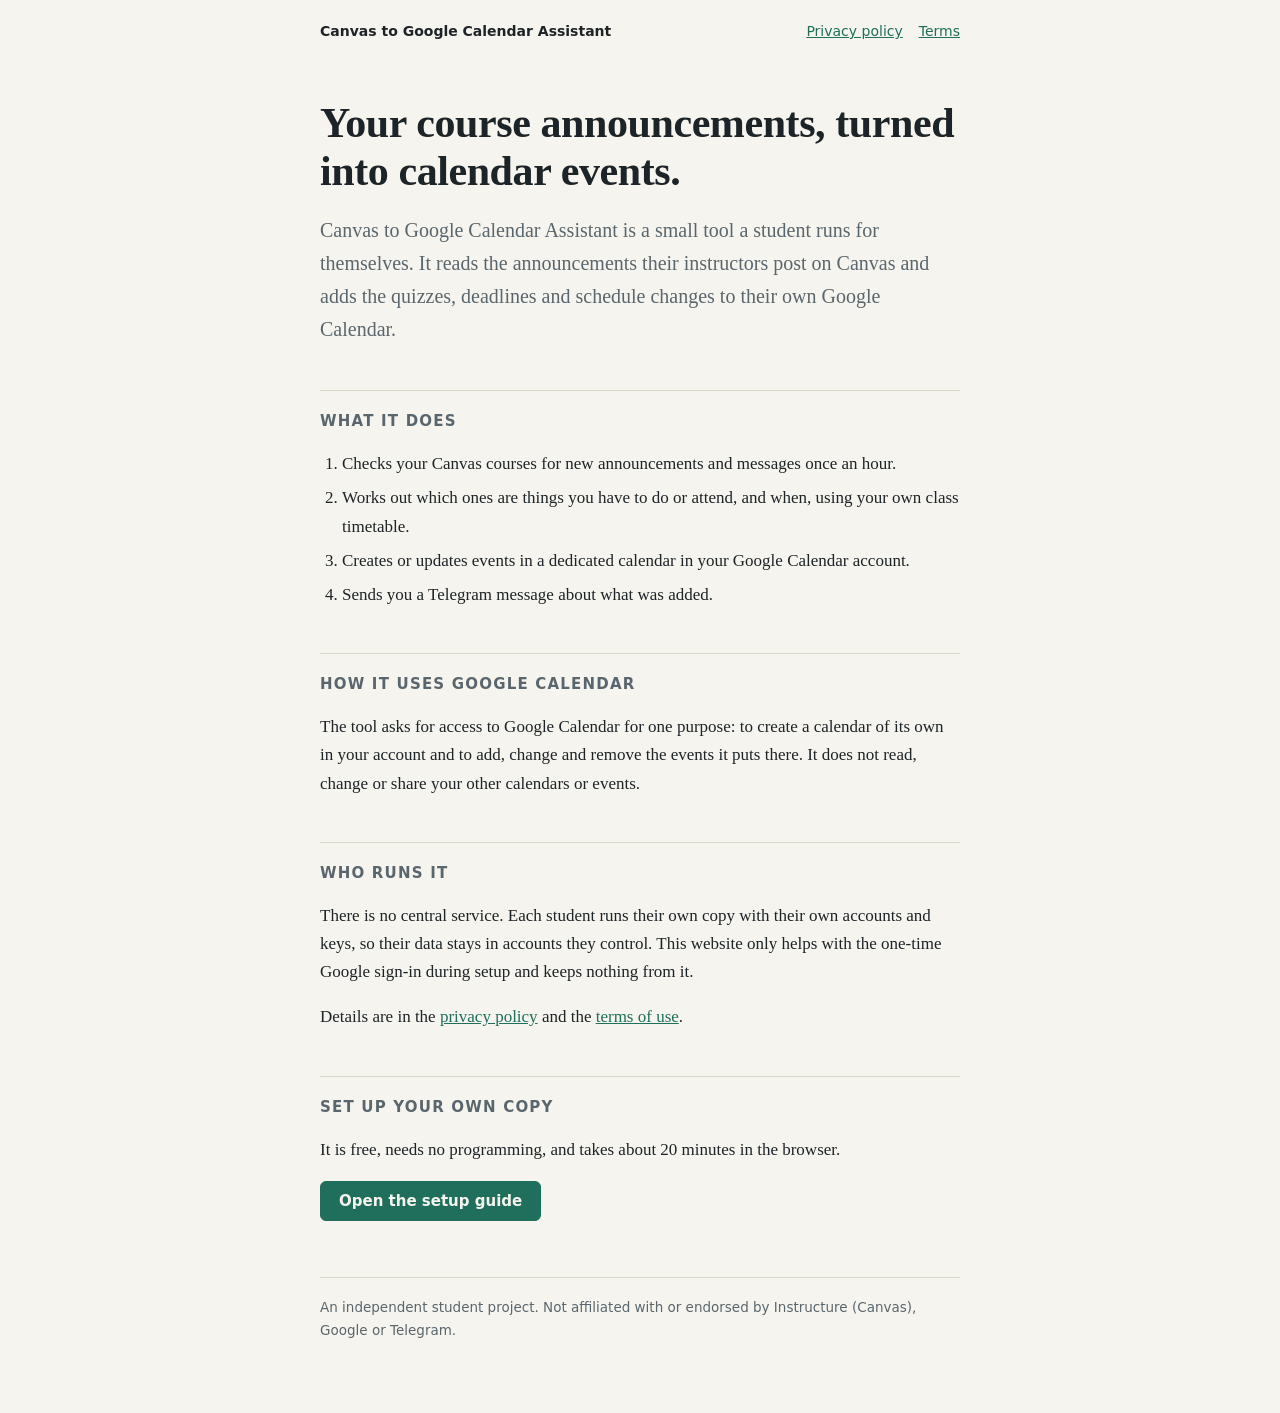
<file: public/index.html>
<!doctype html>
<html lang="en">
<head>
  <meta charset="utf-8">
  <meta name="viewport" content="width=device-width, initial-scale=1">
  <title>Canvas to Google Calendar Assistant</title>
  <meta name="description" content="A self-hosted tool that reads your Canvas course announcements and puts quizzes, deadlines and schedule changes in your Google Calendar.">
  <link rel="stylesheet" href="style.css">
</head>
<body>
  <header class="site">
    <a class="name" href="/">Canvas to Google Calendar Assistant</a>
    <nav>
      <a href="privacy.html">Privacy policy</a>
      <a href="terms.html">Terms</a>
    </nav>
  </header>

  <main>
    <h1>Your course announcements, turned into calendar events.</h1>
    <p class="lead">Canvas to Google Calendar Assistant is a small tool a student runs for themselves. It reads the announcements their instructors post on Canvas and adds the quizzes, deadlines and schedule changes to their own Google Calendar.</p>

    <h2>What it does</h2>
    <ol>
      <li>Checks your Canvas courses for new announcements and messages once an hour.</li>
      <li>Works out which ones are things you have to do or attend, and when, using your own class timetable.</li>
      <li>Creates or updates events in a dedicated calendar in your Google Calendar account.</li>
      <li>Sends you a Telegram message about what was added.</li>
    </ol>

    <h2>How it uses Google Calendar</h2>
    <p>The tool asks for access to Google Calendar for one purpose: to create a calendar of its own in your account and to add, change and remove the events it puts there. It does not read, change or share your other calendars or events.</p>

    <h2>Who runs it</h2>
    <p>There is no central service. Each student runs their own copy with their own accounts and keys, so their data stays in accounts they control. This website only helps with the one-time Google sign-in during setup and keeps nothing from it.</p>
    <p>Details are in the <a href="privacy.html">privacy policy</a> and the <a href="terms.html">terms of use</a>.</p>

    <h2>Set up your own copy</h2>
    <p>It is free, needs no programming, and takes about 20 minutes in the browser.</p>
    <p><a class="button" href="https://github.com/MazenHatesCoding/canvas-to-google-calendar-assistant#set-up-your-own-copy">Open the setup guide</a></p>

    <footer class="small">
      An independent student project. Not affiliated with or endorsed by Instructure (Canvas), Google or Telegram.
    </footer>
  </main>
</body>
</html>
</file>
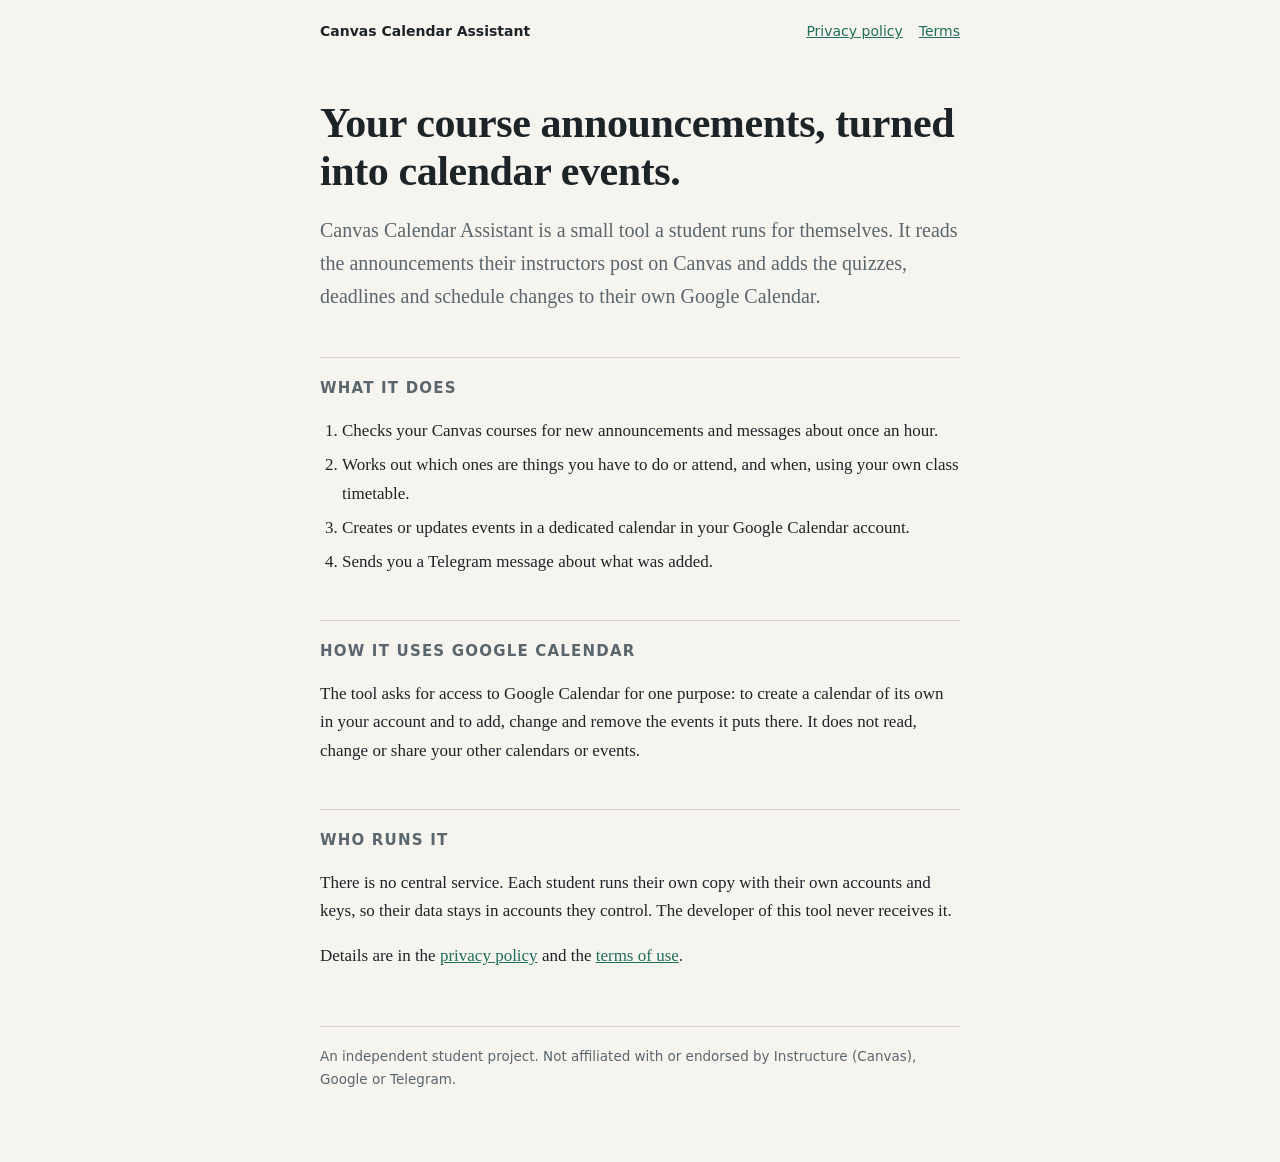
<file: site/index.html>
<!doctype html>
<html lang="en">
<head>
  <meta charset="utf-8">
  <meta name="viewport" content="width=device-width, initial-scale=1">
  <title>Canvas Calendar Assistant</title>
  <meta name="description" content="A self-hosted tool that reads your Canvas course announcements and puts quizzes, deadlines and schedule changes in your Google Calendar.">
  <link rel="stylesheet" href="style.css">
</head>
<body>
  <header class="site">
    <a class="name" href="/">Canvas Calendar Assistant</a>
    <nav>
      <a href="privacy.html">Privacy policy</a>
      <a href="terms.html">Terms</a>
    </nav>
  </header>

  <main>
    <h1>Your course announcements, turned into calendar events.</h1>
    <p class="lead">Canvas Calendar Assistant is a small tool a student runs for themselves. It reads the announcements their instructors post on Canvas and adds the quizzes, deadlines and schedule changes to their own Google Calendar.</p>

    <h2>What it does</h2>
    <ol>
      <li>Checks your Canvas courses for new announcements and messages about once an hour.</li>
      <li>Works out which ones are things you have to do or attend, and when, using your own class timetable.</li>
      <li>Creates or updates events in a dedicated calendar in your Google Calendar account.</li>
      <li>Sends you a Telegram message about what was added.</li>
    </ol>

    <h2>How it uses Google Calendar</h2>
    <p>The tool asks for access to Google Calendar for one purpose: to create a calendar of its own in your account and to add, change and remove the events it puts there. It does not read, change or share your other calendars or events.</p>

    <h2>Who runs it</h2>
    <p>There is no central service. Each student runs their own copy with their own accounts and keys, so their data stays in accounts they control. The developer of this tool never receives it.</p>
    <p>Details are in the <a href="privacy.html">privacy policy</a> and the <a href="terms.html">terms of use</a>.</p>

    <footer class="small">
      An independent student project. Not affiliated with or endorsed by Instructure (Canvas), Google or Telegram.
    </footer>
  </main>
</body>
</html>
</file>
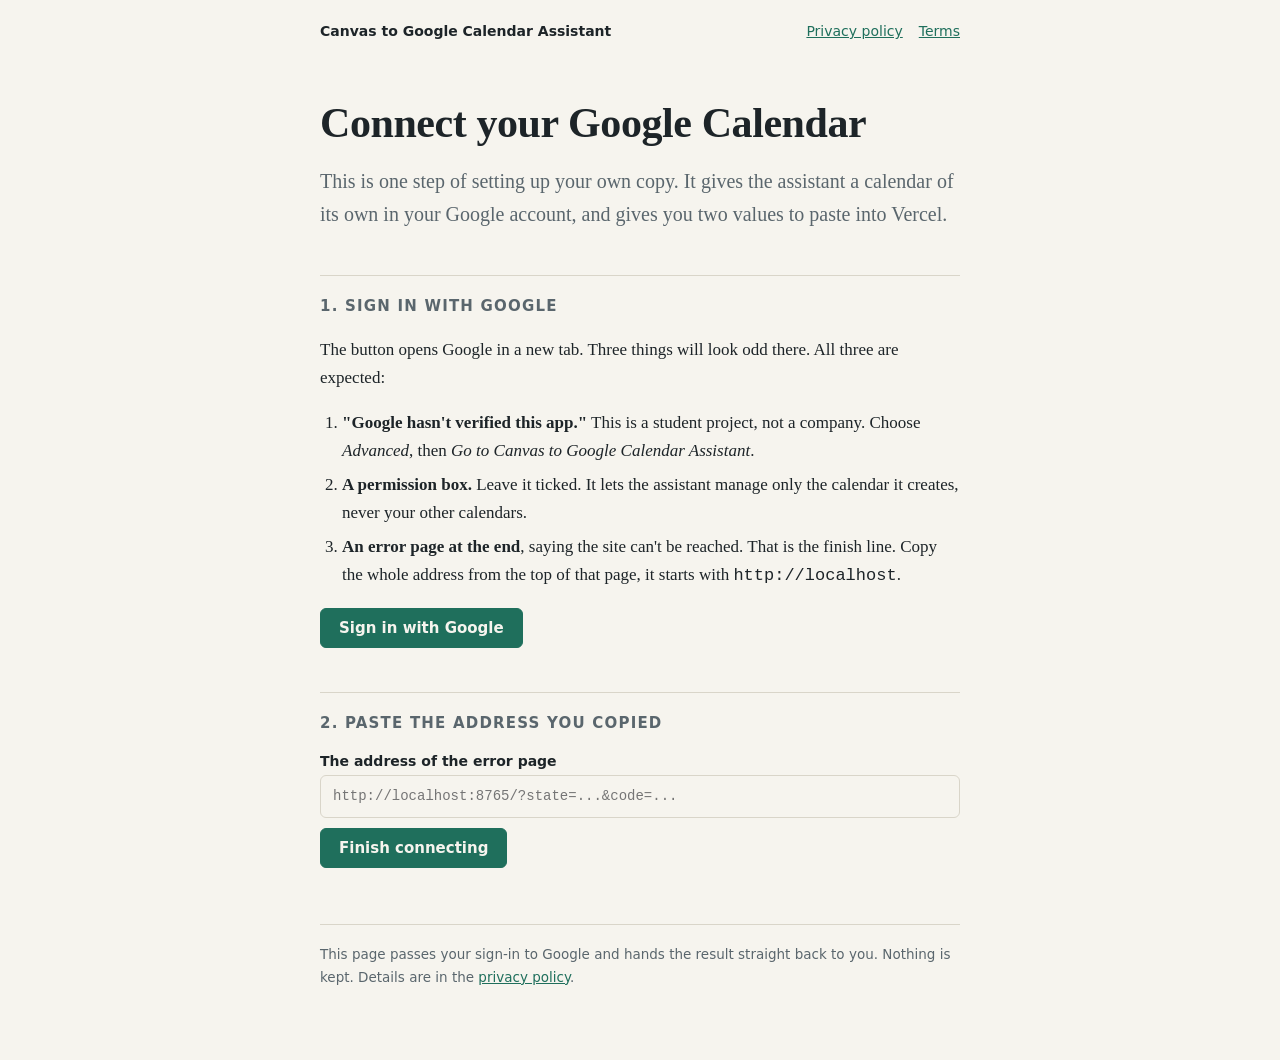
<file: public/connect.html>
<!doctype html>
<html lang="en">
<head>
  <meta charset="utf-8">
  <meta name="viewport" content="width=device-width, initial-scale=1">
  <title>Connect Google Calendar · Canvas to Google Calendar Assistant</title>
  <meta name="robots" content="noindex">
  <link rel="stylesheet" href="style.css">
</head>
<body>
  <header class="site">
    <a class="name" href="/">Canvas to Google Calendar Assistant</a>
    <nav>
      <a href="privacy.html">Privacy policy</a>
      <a href="terms.html">Terms</a>
    </nav>
  </header>

  <main>
    <h1>Connect your Google Calendar</h1>
    <p class="lead">This is one step of setting up your own copy. It gives the assistant a calendar of its own in your Google account, and gives you two values to paste into Vercel.</p>

    <h2>1. Sign in with Google</h2>
    <p>The button opens Google in a new tab. Three things will look odd there. All three are expected:</p>
    <ol>
      <li><strong>"Google hasn't verified this app."</strong> This is a student project, not a company. Choose <em>Advanced</em>, then <em>Go to Canvas to Google Calendar Assistant</em>.</li>
      <li><strong>A permission box.</strong> Leave it ticked. It lets the assistant manage only the calendar it creates, never your other calendars.</li>
      <li><strong>An error page at the end</strong>, saying the site can't be reached. That is the finish line. Copy the whole address from the top of that page, it starts with <code>http://localhost</code>.</li>
    </ol>
    <div class="row">
      <button id="signin" type="button">Sign in with Google</button>
    </div>

    <h2>2. Paste the address you copied</h2>
    <label for="address">The address of the error page</label>
    <input id="address" type="text" autocomplete="off" spellcheck="false" placeholder="http://localhost:8765/?state=...&code=...">
    <div class="row">
      <button id="finish" type="button">Finish connecting</button>
      <span id="working" class="small" hidden>Working, this takes a few seconds…</span>
    </div>
    <p id="problem" class="problem" role="alert" hidden></p>

    <section id="result" hidden>
      <h2>3. Your two values</h2>
      <p>A calendar named "University" now exists in your Google Calendar. Keep this page open and paste these into Vercel when the setup guide asks for them. Treat both like passwords.</p>

      <label for="token">GOOGLE_TOKEN_JSON</label>
      <textarea id="token" readonly></textarea>
      <div class="row"><button class="quiet" type="button" data-copy="token">Copy</button></div>

      <label for="secret">CRON_SECRET</label>
      <input id="secret" type="text" readonly>
      <div class="row"><button class="quiet" type="button" data-copy="secret">Copy</button></div>
      <p class="note">CRON_SECRET is a random password made in your browser just now. It keeps strangers from starting your copy's Canvas check, and you will need it once more on your own setup page.</p>
    </section>

    <footer class="small">
      This page passes your sign-in to Google and hands the result straight back to you. Nothing is kept. Details are in the <a href="privacy.html">privacy policy</a>.
    </footer>
  </main>

  <script>
    const $ = (id) => document.getElementById(id);

    function random(bytes) {
      const values = crypto.getRandomValues(new Uint8Array(bytes));
      return Array.from(values, (v) => v.toString(16).padStart(2, "0")).join("");
    }

    function remember(key, value) { try { sessionStorage.setItem(key, value); } catch (e) {} }
    function recall(key) { try { return sessionStorage.getItem(key); } catch (e) { return null; } }

    function fail(message) {
      $("problem").textContent = message;
      $("problem").hidden = false;
    }

    $("signin").addEventListener("click", () => {
      const state = random(16);
      remember("state", state);
      window.open("/api/google?state=" + state, "_blank", "noopener");
    });

    $("finish").addEventListener("click", async () => {
      $("problem").hidden = true;
      let code, state;
      try {
        const address = new URL($("address").value.trim());
        code = address.searchParams.get("code");
        state = address.searchParams.get("state");
        if (address.searchParams.get("error")) {
          return fail("Google says the sign-in was cancelled. Press the sign-in button and try again.");
        }
      } catch (e) {
        return fail("That is not a full address. Copy everything in the address bar of the error page.");
      }
      if (!code) return fail("That address has no sign-in code in it. Copy the address of the error page that appears after you allow access.");
      if (recall("state") && state !== recall("state")) {
        return fail("That address comes from an older sign-in. Press the sign-in button and use the new one.");
      }

      $("finish").disabled = true;
      $("working").hidden = false;
      try {
        const answer = await fetch("/api/google", {
          method: "POST",
          headers: { "Content-Type": "application/json" },
          body: JSON.stringify({ code, timezone: Intl.DateTimeFormat().resolvedOptions().timeZone }),
        });
        const data = await answer.json().catch(() => ({}));
        if (!answer.ok) return fail(data.error || "Something went wrong. Please try again.");
        $("token").value = data.GOOGLE_TOKEN_JSON;
        $("secret").value = random(24);
        $("result").hidden = false;
        $("address").value = "";
        $("result").scrollIntoView({ behavior: "smooth" });
      } catch (e) {
        fail("Could not reach the server. Check your connection and try again.");
      } finally {
        $("finish").disabled = false;
        $("working").hidden = true;
      }
    });

    document.querySelectorAll("[data-copy]").forEach((button) => {
      button.addEventListener("click", async () => {
        const field = $(button.dataset.copy);
        try {
          await navigator.clipboard.writeText(field.value);
        } catch (e) {
          field.select();
          document.execCommand("copy");
        }
        button.textContent = "Copied";
        setTimeout(() => { button.textContent = "Copy"; }, 1500);
      });
    });
  </script>
</body>
</html>
</file>
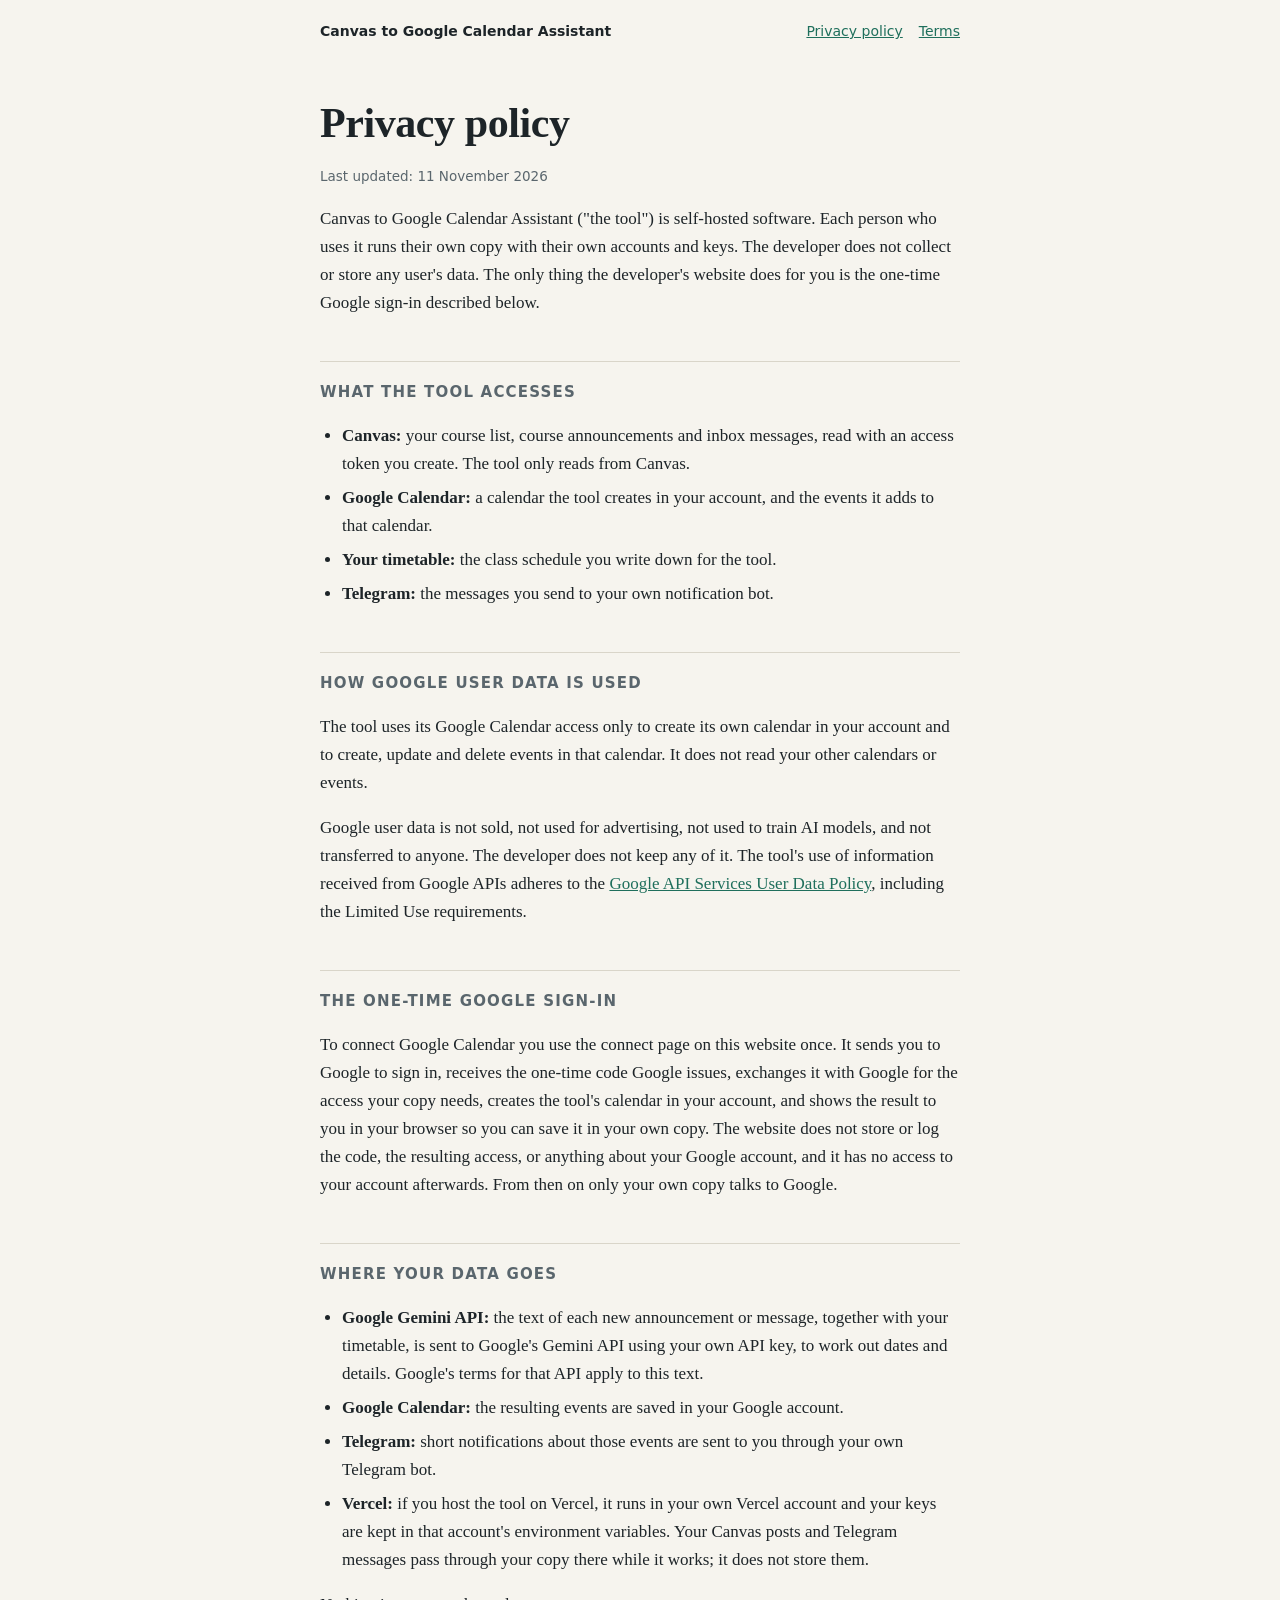
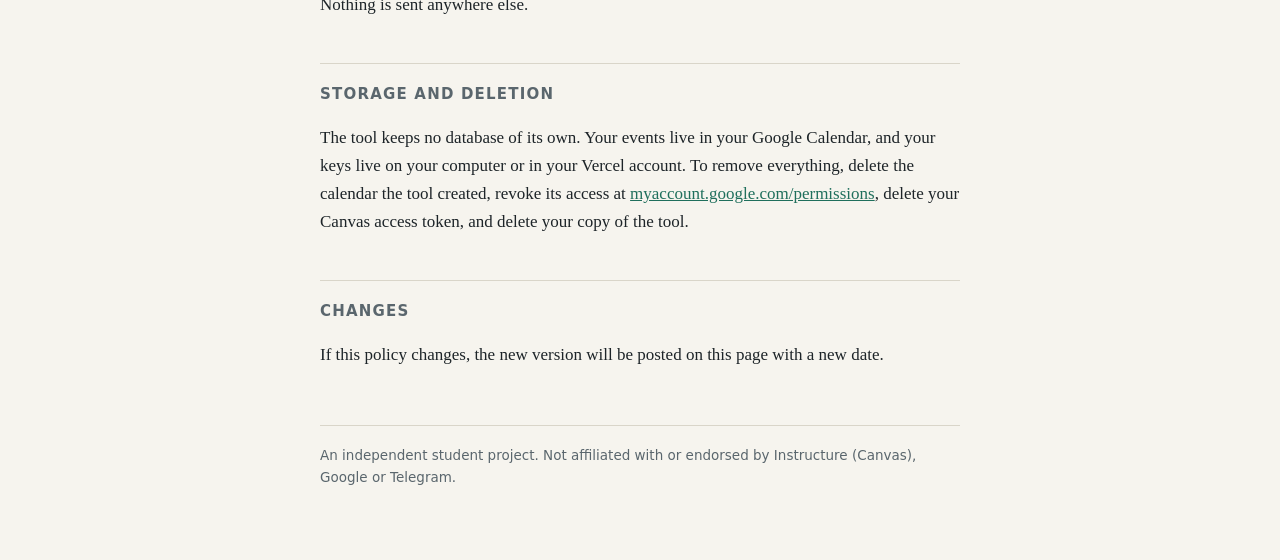
<file: public/privacy.html>
<!doctype html>
<html lang="en">
<head>
  <meta charset="utf-8">
  <meta name="viewport" content="width=device-width, initial-scale=1">
  <title>Privacy Policy | Canvas to Google Calendar Assistant</title>
  <link rel="stylesheet" href="style.css">
</head>
<body>
  <header class="site">
    <a class="name" href="/">Canvas to Google Calendar Assistant</a>
    <nav>
      <a href="privacy.html">Privacy policy</a>
      <a href="terms.html">Terms</a>
    </nav>
  </header>

  <main>
    <h1>Privacy policy</h1>
    <p class="small">Last updated: 11 November 2026</p>

    <p>Canvas to Google Calendar Assistant ("the tool") is self-hosted software. Each person who uses it runs their own copy with their own accounts and keys. The developer does not collect or store any user's data. The only thing the developer's website does for you is the one-time Google sign-in described below.</p>

    <h2>What the tool accesses</h2>
    <ul>
      <li><strong>Canvas:</strong> your course list, course announcements and inbox messages, read with an access token you create. The tool only reads from Canvas.</li>
      <li><strong>Google Calendar:</strong> a calendar the tool creates in your account, and the events it adds to that calendar.</li>
      <li><strong>Your timetable:</strong> the class schedule you write down for the tool.</li>
      <li><strong>Telegram:</strong> the messages you send to your own notification bot.</li>
    </ul>

    <h2>How Google user data is used</h2>
    <p>The tool uses its Google Calendar access only to create its own calendar in your account and to create, update and delete events in that calendar. It does not read your other calendars or events.</p>
    <p>Google user data is not sold, not used for advertising, not used to train AI models, and not transferred to anyone. The developer does not keep any of it. The tool's use of information received from Google APIs adheres to the <a href="https://developers.google.com/terms/api-services-user-data-policy">Google API Services User Data Policy</a>, including the Limited Use requirements.</p>

    <h2>The one-time Google sign-in</h2>
    <p>To connect Google Calendar you use the connect page on this website once. It sends you to Google to sign in, receives the one-time code Google issues, exchanges it with Google for the access your copy needs, creates the tool's calendar in your account, and shows the result to you in your browser so you can save it in your own copy. The website does not store or log the code, the resulting access, or anything about your Google account, and it has no access to your account afterwards. From then on only your own copy talks to Google.</p>

    <h2>Where your data goes</h2>
    <ul>
      <li><strong>Google Gemini API:</strong> the text of each new announcement or message, together with your timetable, is sent to Google's Gemini API using your own API key, to work out dates and details. Google's terms for that API apply to this text.</li>
      <li><strong>Google Calendar:</strong> the resulting events are saved in your Google account.</li>
      <li><strong>Telegram:</strong> short notifications about those events are sent to you through your own Telegram bot.</li>
      <li><strong>Vercel:</strong> if you host the tool on Vercel, it runs in your own Vercel account and your keys are kept in that account's environment variables. Your Canvas posts and Telegram messages pass through your copy there while it works; it does not store them.</li>
    </ul>
    <p>Nothing is sent anywhere else.</p>

    <h2>Storage and deletion</h2>
    <p>The tool keeps no database of its own. Your events live in your Google Calendar, and your keys live on your computer or in your Vercel account. To remove everything, delete the calendar the tool created, revoke its access at <a href="https://myaccount.google.com/permissions">myaccount.google.com/permissions</a>, delete your Canvas access token, and delete your copy of the tool.</p>

    <h2>Changes</h2>
    <p>If this policy changes, the new version will be posted on this page with a new date.</p>

    <footer class="small">
      An independent student project. Not affiliated with or endorsed by Instructure (Canvas), Google or Telegram.
    </footer>
  </main>
</body>
</html>
</file>
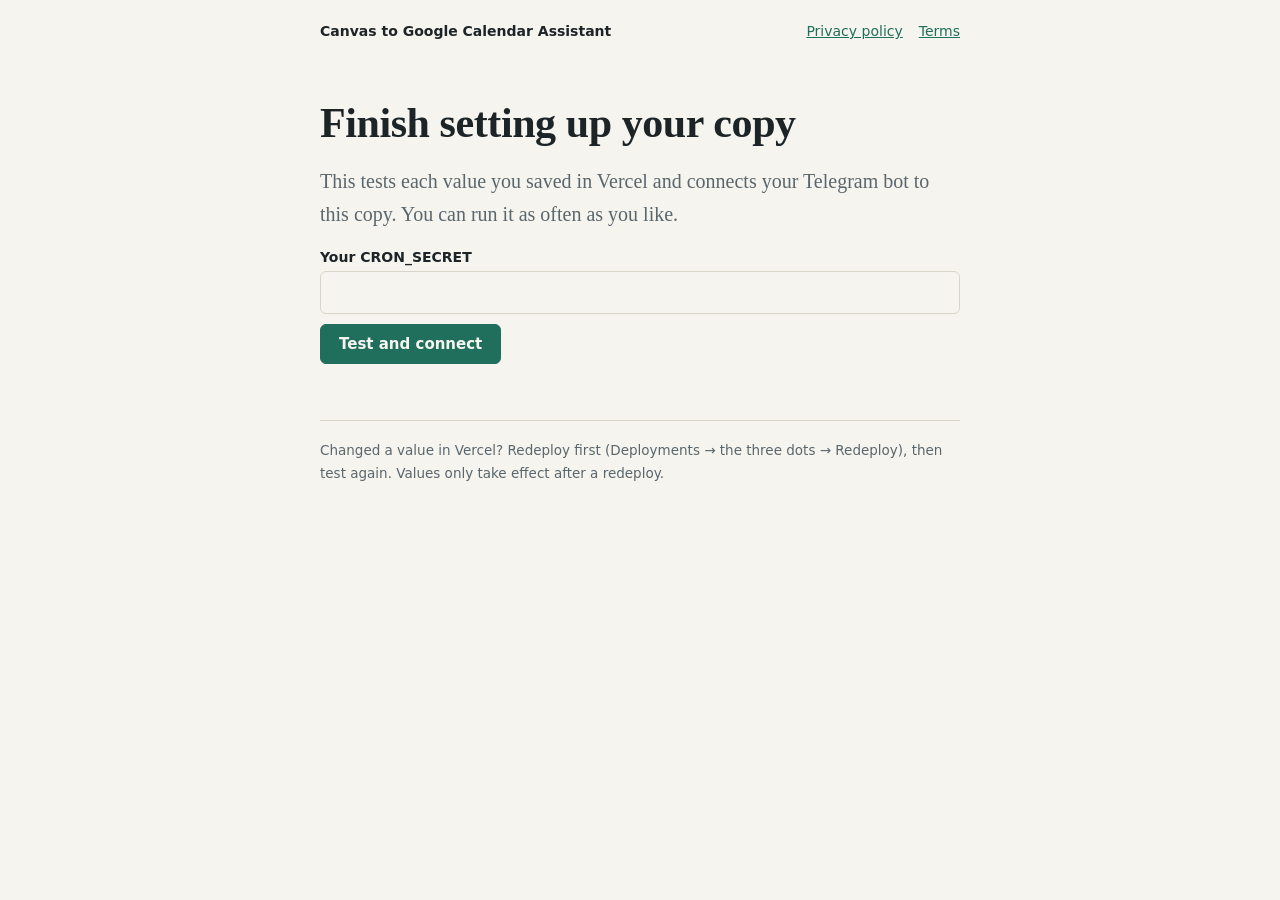
<file: public/setup.html>
<!doctype html>
<html lang="en">
<head>
  <meta charset="utf-8">
  <meta name="viewport" content="width=device-width, initial-scale=1">
  <title>Finish setup · Canvas to Google Calendar Assistant</title>
  <meta name="robots" content="noindex">
  <link rel="stylesheet" href="style.css">
</head>
<body>
  <header class="site">
    <a class="name" href="/">Canvas to Google Calendar Assistant</a>
    <nav>
      <a href="privacy.html">Privacy policy</a>
      <a href="terms.html">Terms</a>
    </nav>
  </header>

  <main>
    <h1>Finish setting up your copy</h1>
    <p class="lead">This tests each value you saved in Vercel and connects your Telegram bot to this copy. You can run it as often as you like.</p>

    <label for="secret">Your CRON_SECRET</label>
    <input id="secret" type="password" autocomplete="off" spellcheck="false">
    <div class="row">
      <button id="run" type="button">Test and connect</button>
      <span id="working" class="small" hidden>Testing, this takes up to half a minute…</span>
    </div>
    <p id="problem" class="problem" role="alert" hidden></p>

    <section id="result" hidden>
      <h2>Results</h2>
      <ul id="checks" class="checks"></ul>
      <p id="verdict"></p>
    </section>

    <footer class="small">
      Changed a value in Vercel? Redeploy first (Deployments → the three dots → Redeploy), then test again. Values only take effect after a redeploy.
    </footer>
  </main>

  <script>
    const $ = (id) => document.getElementById(id);

    function fail(message) {
      $("problem").textContent = message;
      $("problem").hidden = false;
    }

    $("run").addEventListener("click", async () => {
      $("problem").hidden = true;
      $("result").hidden = true;
      const secret = $("secret").value.trim();
      if (!secret) return fail("Paste your CRON_SECRET first. It is the value you saved in Vercel under that name.");

      $("run").disabled = true;
      $("working").hidden = false;
      try {
        const answer = await fetch("/api/setup", { method: "POST", headers: { Authorization: "Bearer " + secret } });
        const data = await answer.json().catch(() => ({}));
        if (!answer.ok) return fail(data.error || "Something went wrong (" + answer.status + "). Please try again.");

        $("checks").replaceChildren(...data.checks.map((check) => {
          const item = document.createElement("li");
          const name = document.createElement("strong");
          name.textContent = (check.ok ? "✅ " : "❌ ") + check.name;
          const detail = document.createElement("span");
          detail.className = "detail";
          detail.textContent = check.detail;
          item.append(name, detail);
          return item;
        }));
        $("verdict").textContent = data.ready
          ? "Everything works. Open your bot in Telegram and press Start: the first person to message it becomes its owner. Then send /check."
          : "Fix the lines marked ❌ in Vercel (Settings → Environment Variables), redeploy, and test again.";
        $("result").hidden = false;
      } catch (e) {
        fail("Could not reach the server. Check your connection and try again.");
      } finally {
        $("run").disabled = false;
        $("working").hidden = true;
      }
    });
  </script>
</body>
</html>
</file>
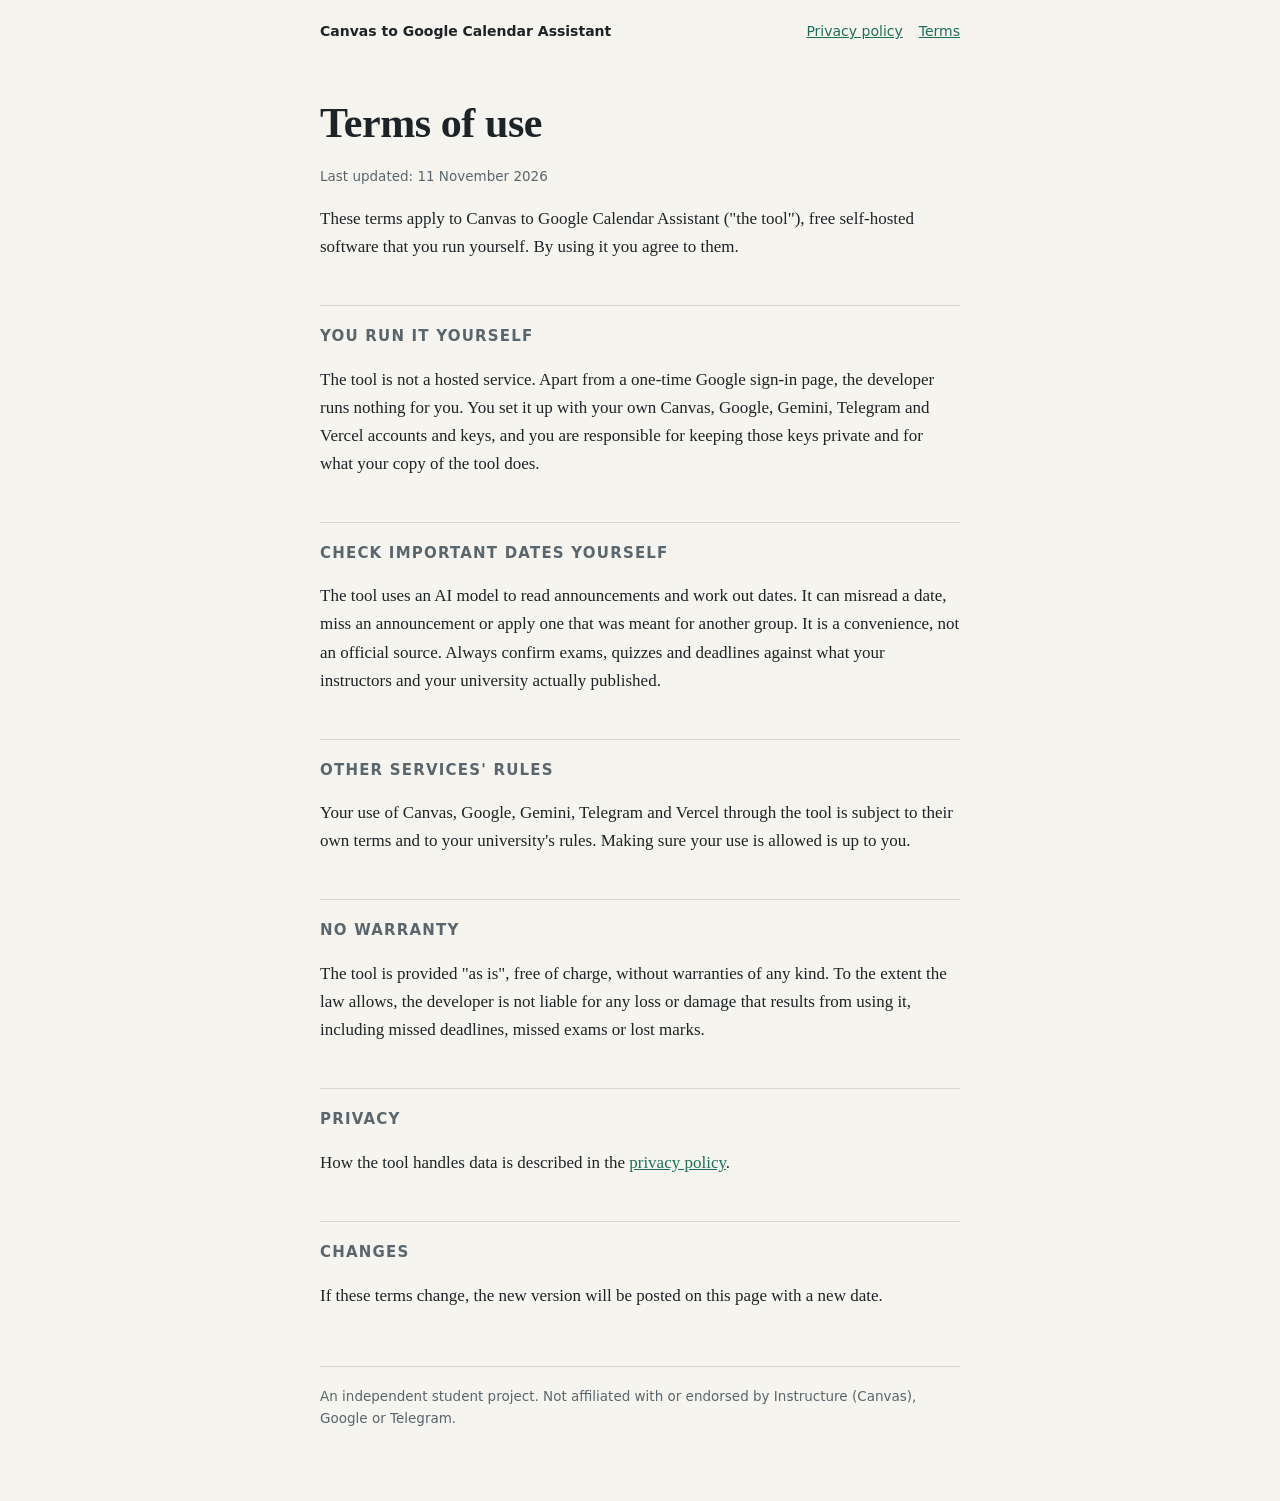
<file: public/terms.html>
<!doctype html>
<html lang="en">
<head>
  <meta charset="utf-8">
  <meta name="viewport" content="width=device-width, initial-scale=1">
  <title>Terms of Use | Canvas to Google Calendar Assistant</title>
  <link rel="stylesheet" href="style.css">
</head>
<body>
  <header class="site">
    <a class="name" href="/">Canvas to Google Calendar Assistant</a>
    <nav>
      <a href="privacy.html">Privacy policy</a>
      <a href="terms.html">Terms</a>
    </nav>
  </header>

  <main>
    <h1>Terms of use</h1>
    <p class="small">Last updated: 11 November 2026</p>

    <p>These terms apply to Canvas to Google Calendar Assistant ("the tool"), free self-hosted software that you run yourself. By using it you agree to them.</p>

    <h2>You run it yourself</h2>
    <p>The tool is not a hosted service. Apart from a one-time Google sign-in page, the developer runs nothing for you. You set it up with your own Canvas, Google, Gemini, Telegram and Vercel accounts and keys, and you are responsible for keeping those keys private and for what your copy of the tool does.</p>

    <h2>Check important dates yourself</h2>
    <p>The tool uses an AI model to read announcements and work out dates. It can misread a date, miss an announcement or apply one that was meant for another group. It is a convenience, not an official source. Always confirm exams, quizzes and deadlines against what your instructors and your university actually published.</p>

    <h2>Other services' rules</h2>
    <p>Your use of Canvas, Google, Gemini, Telegram and Vercel through the tool is subject to their own terms and to your university's rules. Making sure your use is allowed is up to you.</p>

    <h2>No warranty</h2>
    <p>The tool is provided "as is", free of charge, without warranties of any kind. To the extent the law allows, the developer is not liable for any loss or damage that results from using it, including missed deadlines, missed exams or lost marks.</p>

    <h2>Privacy</h2>
    <p>How the tool handles data is described in the <a href="privacy.html">privacy policy</a>.</p>

    <h2>Changes</h2>
    <p>If these terms change, the new version will be posted on this page with a new date.</p>

    <footer class="small">
      An independent student project. Not affiliated with or endorsed by Instructure (Canvas), Google or Telegram.
    </footer>
  </main>
</body>
</html>
</file>
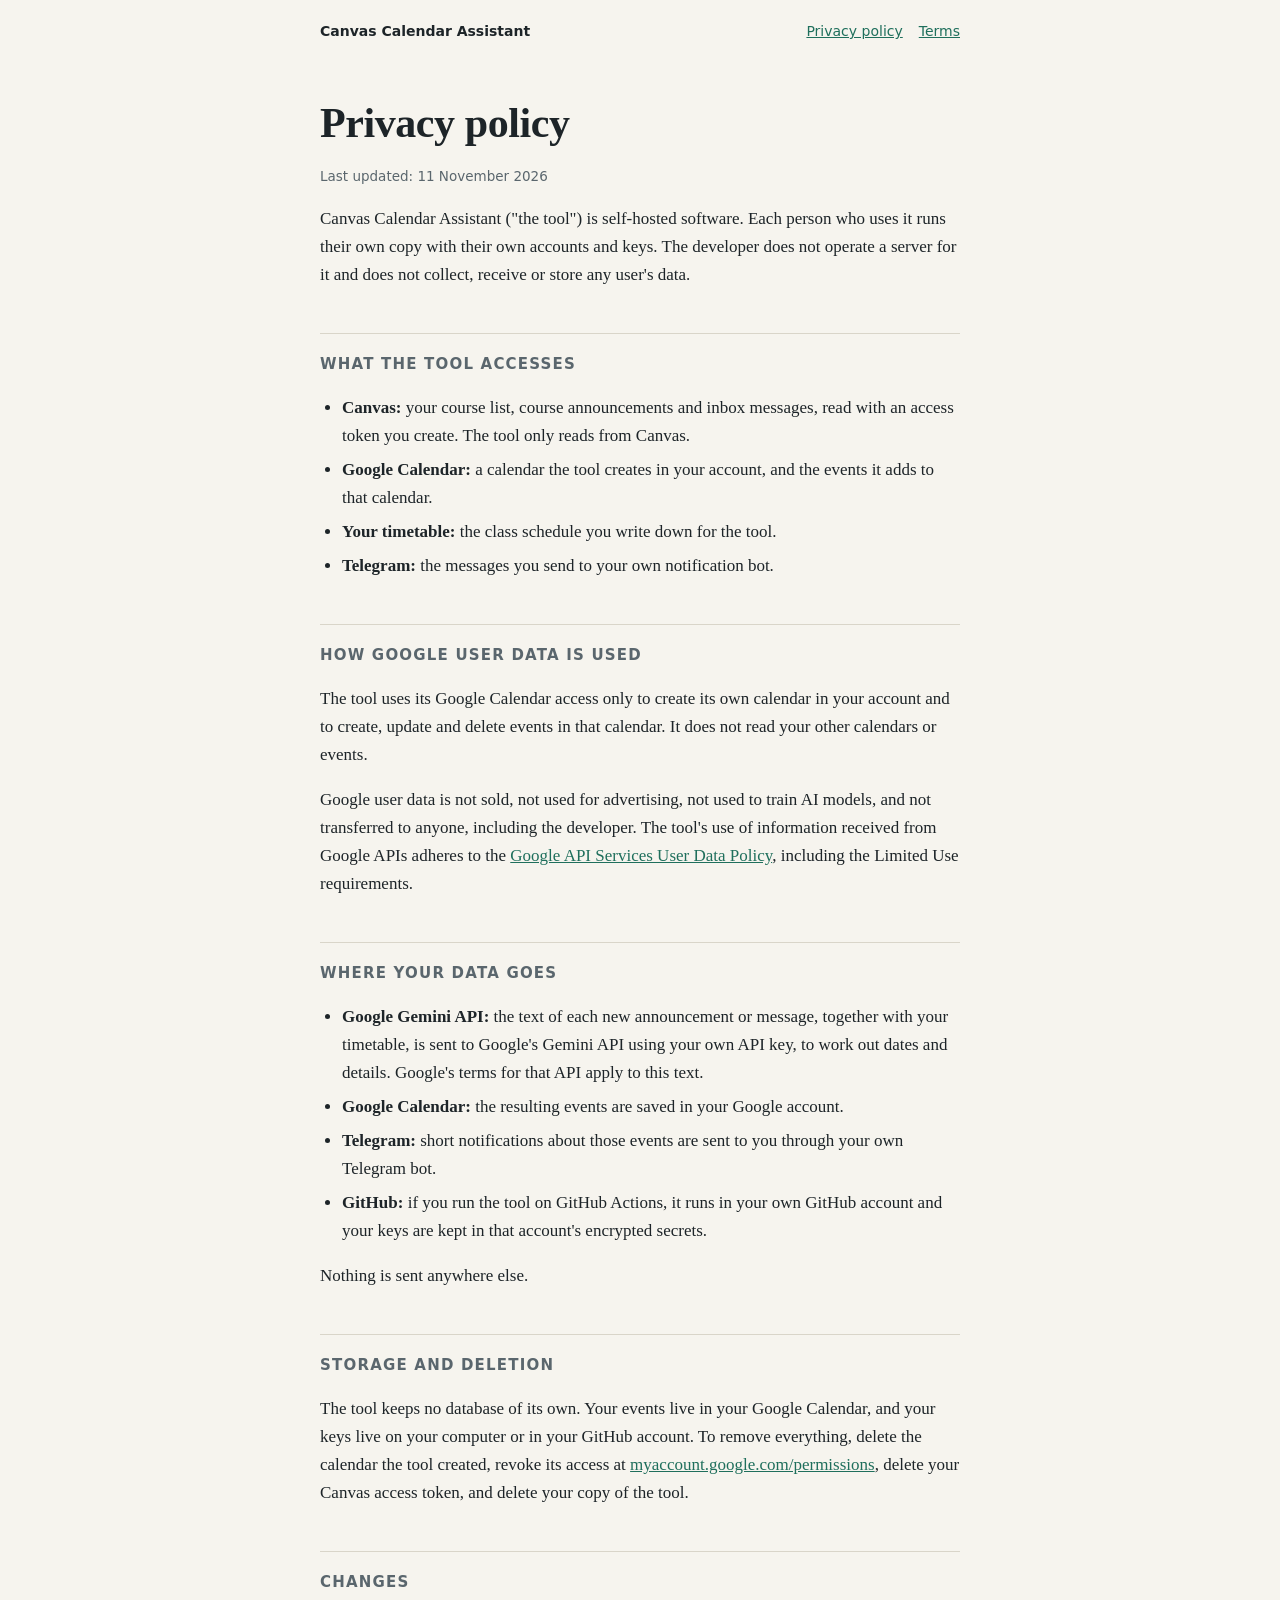
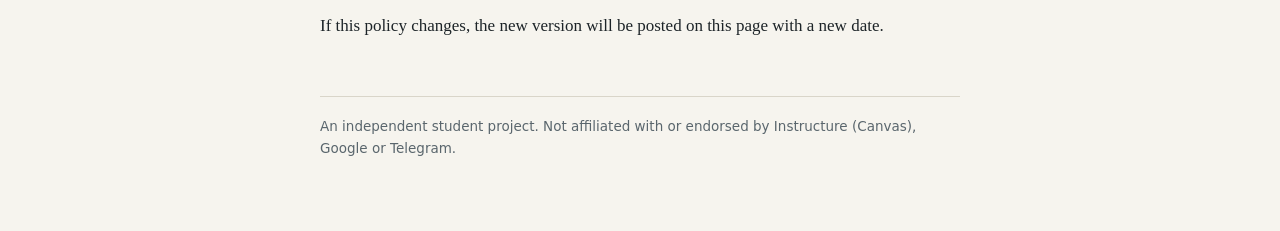
<file: site/privacy.html>
<!doctype html>
<html lang="en">
<head>
  <meta charset="utf-8">
  <meta name="viewport" content="width=device-width, initial-scale=1">
  <title>Privacy Policy | Canvas Calendar Assistant</title>
  <link rel="stylesheet" href="style.css">
</head>
<body>
  <header class="site">
    <a class="name" href="/">Canvas Calendar Assistant</a>
    <nav>
      <a href="privacy.html">Privacy policy</a>
      <a href="terms.html">Terms</a>
    </nav>
  </header>

  <main>
    <h1>Privacy policy</h1>
    <p class="small">Last updated: 11 November 2026</p>

    <p>Canvas Calendar Assistant ("the tool") is self-hosted software. Each person who uses it runs their own copy with their own accounts and keys. The developer does not operate a server for it and does not collect, receive or store any user's data.</p>

    <h2>What the tool accesses</h2>
    <ul>
      <li><strong>Canvas:</strong> your course list, course announcements and inbox messages, read with an access token you create. The tool only reads from Canvas.</li>
      <li><strong>Google Calendar:</strong> a calendar the tool creates in your account, and the events it adds to that calendar.</li>
      <li><strong>Your timetable:</strong> the class schedule you write down for the tool.</li>
      <li><strong>Telegram:</strong> the messages you send to your own notification bot.</li>
    </ul>

    <h2>How Google user data is used</h2>
    <p>The tool uses its Google Calendar access only to create its own calendar in your account and to create, update and delete events in that calendar. It does not read your other calendars or events.</p>
    <p>Google user data is not sold, not used for advertising, not used to train AI models, and not transferred to anyone, including the developer. The tool's use of information received from Google APIs adheres to the <a href="https://developers.google.com/terms/api-services-user-data-policy">Google API Services User Data Policy</a>, including the Limited Use requirements.</p>

    <h2>Where your data goes</h2>
    <ul>
      <li><strong>Google Gemini API:</strong> the text of each new announcement or message, together with your timetable, is sent to Google's Gemini API using your own API key, to work out dates and details. Google's terms for that API apply to this text.</li>
      <li><strong>Google Calendar:</strong> the resulting events are saved in your Google account.</li>
      <li><strong>Telegram:</strong> short notifications about those events are sent to you through your own Telegram bot.</li>
      <li><strong>GitHub:</strong> if you run the tool on GitHub Actions, it runs in your own GitHub account and your keys are kept in that account's encrypted secrets.</li>
    </ul>
    <p>Nothing is sent anywhere else.</p>

    <h2>Storage and deletion</h2>
    <p>The tool keeps no database of its own. Your events live in your Google Calendar, and your keys live on your computer or in your GitHub account. To remove everything, delete the calendar the tool created, revoke its access at <a href="https://myaccount.google.com/permissions">myaccount.google.com/permissions</a>, delete your Canvas access token, and delete your copy of the tool.</p>

    <h2>Changes</h2>
    <p>If this policy changes, the new version will be posted on this page with a new date.</p>

    <footer class="small">
      An independent student project. Not affiliated with or endorsed by Instructure (Canvas), Google or Telegram.
    </footer>
  </main>
</body>
</html>
</file>
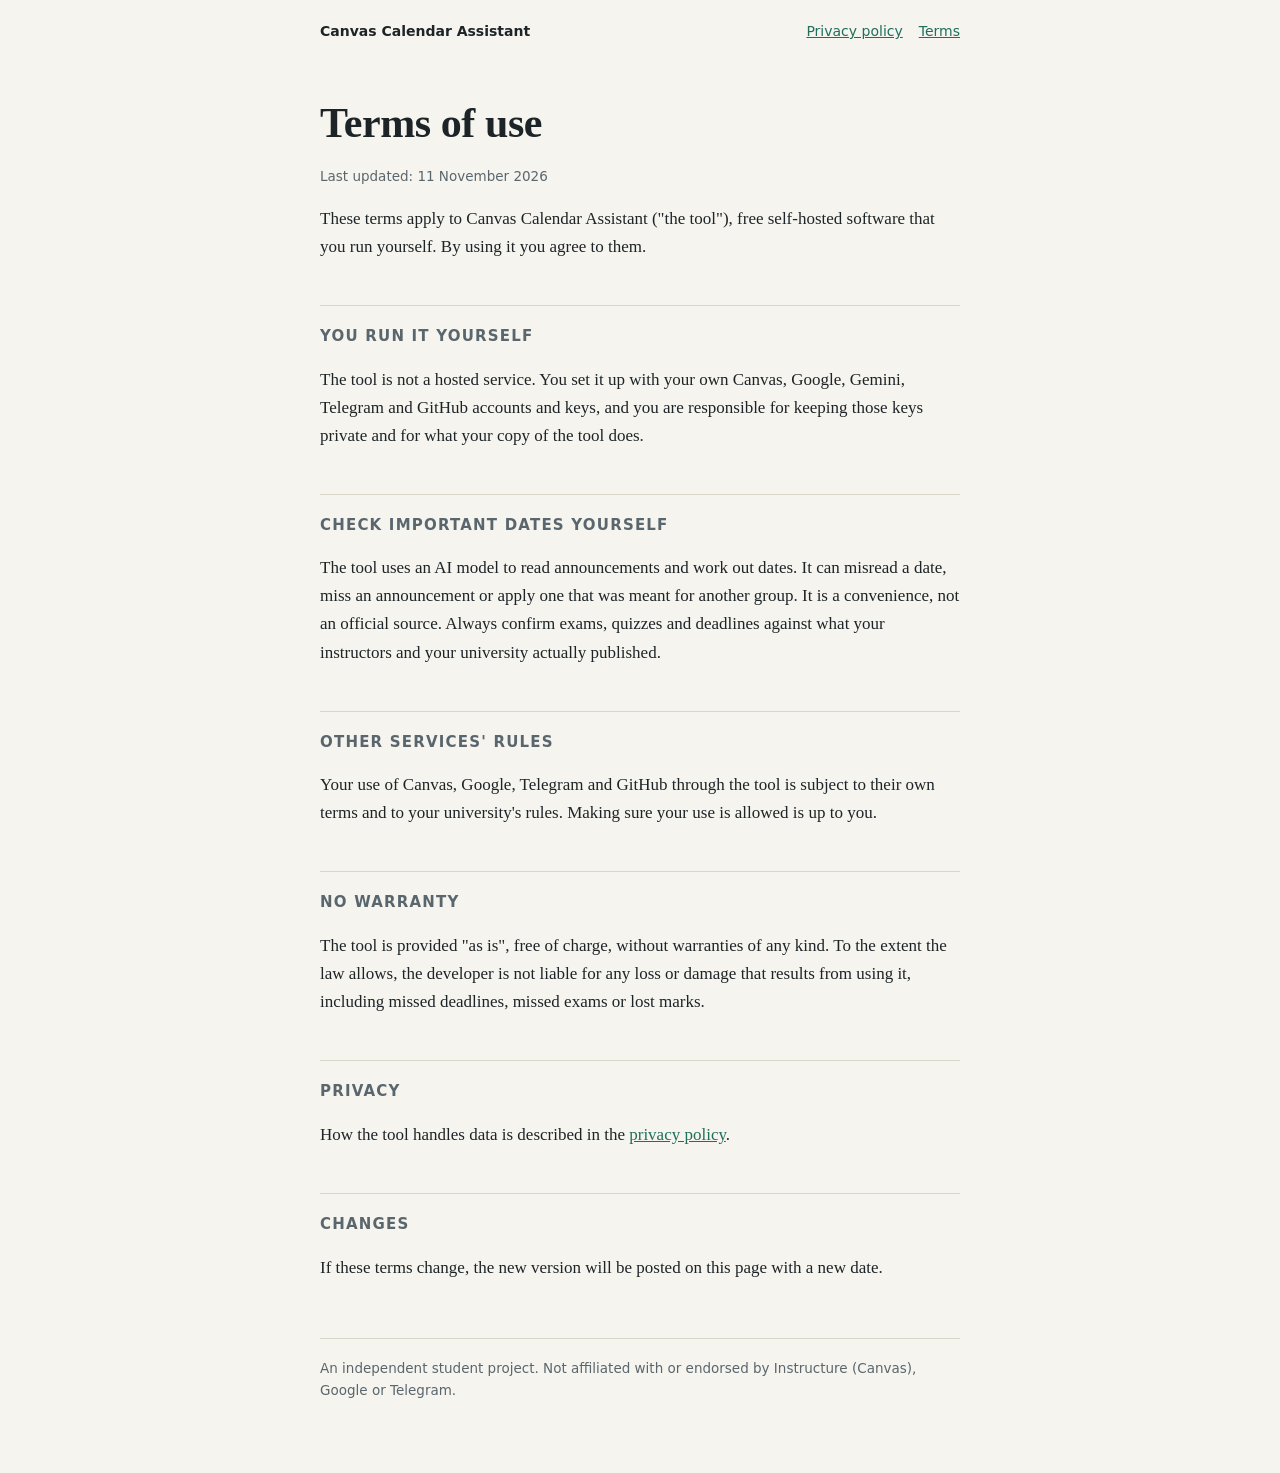
<file: site/terms.html>
<!doctype html>
<html lang="en">
<head>
  <meta charset="utf-8">
  <meta name="viewport" content="width=device-width, initial-scale=1">
  <title>Terms of Use | Canvas Calendar Assistant</title>
  <link rel="stylesheet" href="style.css">
</head>
<body>
  <header class="site">
    <a class="name" href="/">Canvas Calendar Assistant</a>
    <nav>
      <a href="privacy.html">Privacy policy</a>
      <a href="terms.html">Terms</a>
    </nav>
  </header>

  <main>
    <h1>Terms of use</h1>
    <p class="small">Last updated: 11 November 2026</p>

    <p>These terms apply to Canvas Calendar Assistant ("the tool"), free self-hosted software that you run yourself. By using it you agree to them.</p>

    <h2>You run it yourself</h2>
    <p>The tool is not a hosted service. You set it up with your own Canvas, Google, Gemini, Telegram and GitHub accounts and keys, and you are responsible for keeping those keys private and for what your copy of the tool does.</p>

    <h2>Check important dates yourself</h2>
    <p>The tool uses an AI model to read announcements and work out dates. It can misread a date, miss an announcement or apply one that was meant for another group. It is a convenience, not an official source. Always confirm exams, quizzes and deadlines against what your instructors and your university actually published.</p>

    <h2>Other services' rules</h2>
    <p>Your use of Canvas, Google, Telegram and GitHub through the tool is subject to their own terms and to your university's rules. Making sure your use is allowed is up to you.</p>

    <h2>No warranty</h2>
    <p>The tool is provided "as is", free of charge, without warranties of any kind. To the extent the law allows, the developer is not liable for any loss or damage that results from using it, including missed deadlines, missed exams or lost marks.</p>

    <h2>Privacy</h2>
    <p>How the tool handles data is described in the <a href="privacy.html">privacy policy</a>.</p>

    <h2>Changes</h2>
    <p>If these terms change, the new version will be posted on this page with a new date.</p>

    <footer class="small">
      An independent student project. Not affiliated with or endorsed by Instructure (Canvas), Google or Telegram.
    </footer>
  </main>
</body>
</html>
</file>
<file: public/style.css>
:root {
  --bg: #f6f4ee;
  --text: #1d2428;
  --muted: #5a666d;
  --line: #d9d5c9;
  --accent: #1f6f5c;
}

@media (prefers-color-scheme: dark) {
  :root {
    --bg: #14191b;
    --text: #e8e6df;
    --muted: #9aa5aa;
    --line: #2c3437;
    --accent: #6fcfb6;
  }
}

* { box-sizing: border-box; }

body {
  margin: 0;
  background: var(--bg);
  color: var(--text);
  font: 17px/1.65 Georgia, "Times New Roman", serif;
}

main {
  max-width: 680px;
  margin: 0 auto;
  padding: 56px 20px 72px;
}

header.site {
  max-width: 680px;
  margin: 0 auto;
  padding: 20px 20px 0;
  display: flex;
  flex-wrap: wrap;
  justify-content: space-between;
  align-items: baseline;
  gap: 8px 16px;
  font-family: system-ui, "Segoe UI", sans-serif;
  font-size: 14px;
}

header.site .name { font-weight: 600; color: var(--text); text-decoration: none; }
header.site nav { display: flex; gap: 16px; }

a { color: var(--accent); }

h1 {
  font-size: clamp(30px, 6vw, 42px);
  line-height: 1.15;
  margin: 0 0 18px;
  letter-spacing: -0.01em;
}

h2 {
  font-family: system-ui, "Segoe UI", sans-serif;
  font-size: 15px;
  text-transform: uppercase;
  letter-spacing: 0.08em;
  color: var(--muted);
  margin: 44px 0 10px;
  padding-top: 18px;
  border-top: 1px solid var(--line);
}

.lead { font-size: 20px; color: var(--muted); margin: 0 0 8px; }

ol, ul { padding-left: 22px; }
li { margin: 6px 0; }

.small {
  font-family: system-ui, "Segoe UI", sans-serif;
  font-size: 13.5px;
  color: var(--muted);
}

footer {
  margin-top: 56px;
  padding-top: 18px;
  border-top: 1px solid var(--line);
}

/* --- the two setup pages --- */

button, .button {
  display: inline-block;
  font: 600 15px system-ui, "Segoe UI", sans-serif;
  padding: 10px 18px;
  border: 1px solid var(--accent);
  border-radius: 6px;
  background: var(--accent);
  color: var(--bg);
  text-decoration: none;
  cursor: pointer;
}
button.quiet { background: transparent; color: var(--accent); padding: 6px 12px; font-size: 13.5px; }
button:disabled { opacity: 0.55; cursor: default; }
button:focus-visible, .button:focus-visible, input:focus-visible, textarea:focus-visible {
  outline: 2px solid var(--accent);
  outline-offset: 2px;
}

label { display: block; font: 600 14px system-ui, "Segoe UI", sans-serif; margin: 18px 0 6px; }

input[type="text"], input[type="password"], textarea {
  width: 100%;
  font: 14px/1.5 ui-monospace, Consolas, monospace;
  padding: 10px 12px;
  border: 1px solid var(--line);
  border-radius: 6px;
  background: transparent;
  color: var(--text);
}
textarea { min-height: 96px; resize: vertical; word-break: break-all; }

.row { display: flex; flex-wrap: wrap; gap: 10px; align-items: center; margin-top: 10px; }

.note {
  border-left: 3px solid var(--line);
  padding: 2px 0 2px 14px;
  color: var(--muted);
  font-size: 16px;
}

.problem { color: #b3261e; font-family: system-ui, "Segoe UI", sans-serif; font-size: 15px; }
@media (prefers-color-scheme: dark) { .problem { color: #ff8a80; } }

ul.checks { list-style: none; padding: 0; font-family: system-ui, "Segoe UI", sans-serif; font-size: 15px; }
ul.checks li { padding: 10px 0; border-top: 1px solid var(--line); margin: 0; }
ul.checks strong { display: inline-block; min-width: 150px; }
ul.checks .detail { display: block; color: var(--muted); font-size: 14px; }

[hidden] { display: none !important; }
</file>
<file: site/style.css>
:root {
  --bg: #f6f4ee;
  --text: #1d2428;
  --muted: #5a666d;
  --line: #d9d5c9;
  --accent: #1f6f5c;
}

@media (prefers-color-scheme: dark) {
  :root {
    --bg: #14191b;
    --text: #e8e6df;
    --muted: #9aa5aa;
    --line: #2c3437;
    --accent: #6fcfb6;
  }
}

* { box-sizing: border-box; }

body {
  margin: 0;
  background: var(--bg);
  color: var(--text);
  font: 17px/1.65 Georgia, "Times New Roman", serif;
}

main {
  max-width: 680px;
  margin: 0 auto;
  padding: 56px 20px 72px;
}

header.site {
  max-width: 680px;
  margin: 0 auto;
  padding: 20px 20px 0;
  display: flex;
  flex-wrap: wrap;
  justify-content: space-between;
  align-items: baseline;
  gap: 8px 16px;
  font-family: system-ui, "Segoe UI", sans-serif;
  font-size: 14px;
}

header.site .name { font-weight: 600; color: var(--text); text-decoration: none; }
header.site nav { display: flex; gap: 16px; }

a { color: var(--accent); }

h1 {
  font-size: clamp(30px, 6vw, 42px);
  line-height: 1.15;
  margin: 0 0 18px;
  letter-spacing: -0.01em;
}

h2 {
  font-family: system-ui, "Segoe UI", sans-serif;
  font-size: 15px;
  text-transform: uppercase;
  letter-spacing: 0.08em;
  color: var(--muted);
  margin: 44px 0 10px;
  padding-top: 18px;
  border-top: 1px solid var(--line);
}

.lead { font-size: 20px; color: var(--muted); margin: 0 0 8px; }

ol, ul { padding-left: 22px; }
li { margin: 6px 0; }

.small {
  font-family: system-ui, "Segoe UI", sans-serif;
  font-size: 13.5px;
  color: var(--muted);
}

footer {
  margin-top: 56px;
  padding-top: 18px;
  border-top: 1px solid var(--line);
}
</file>
